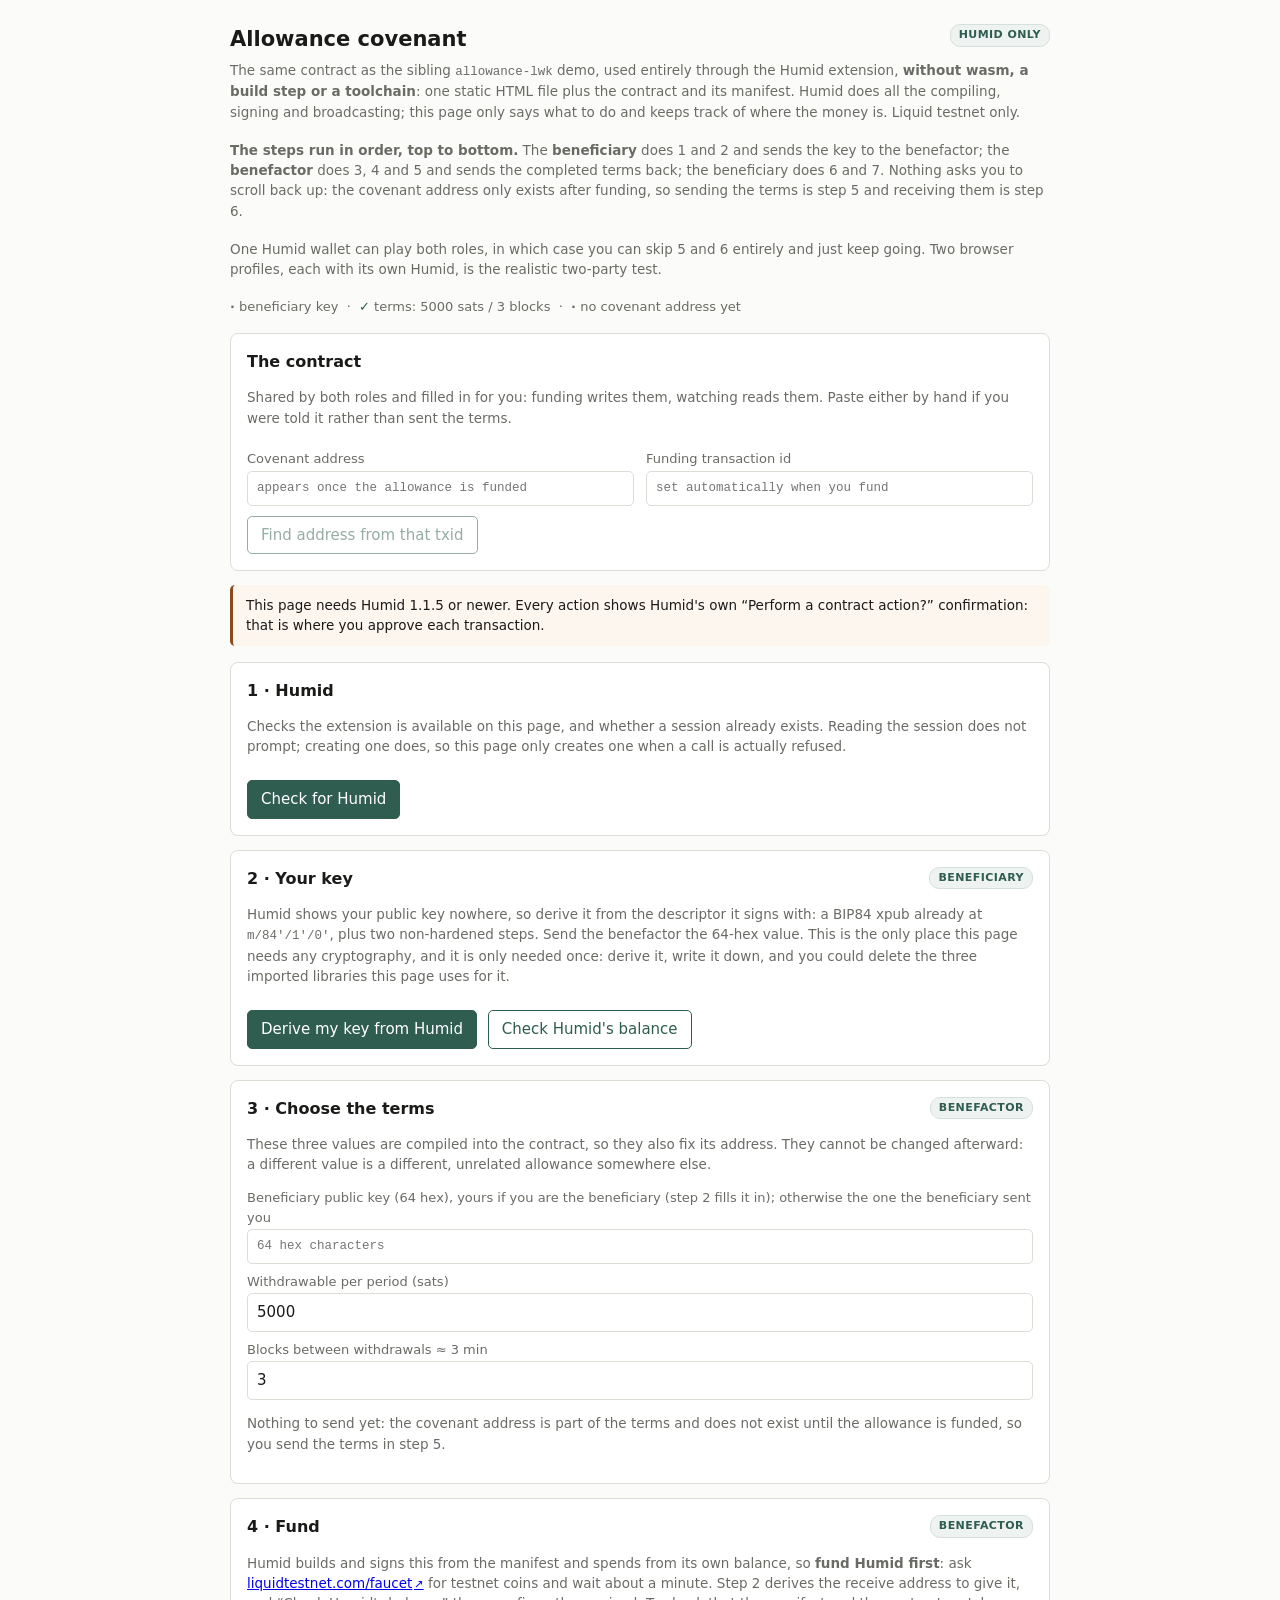
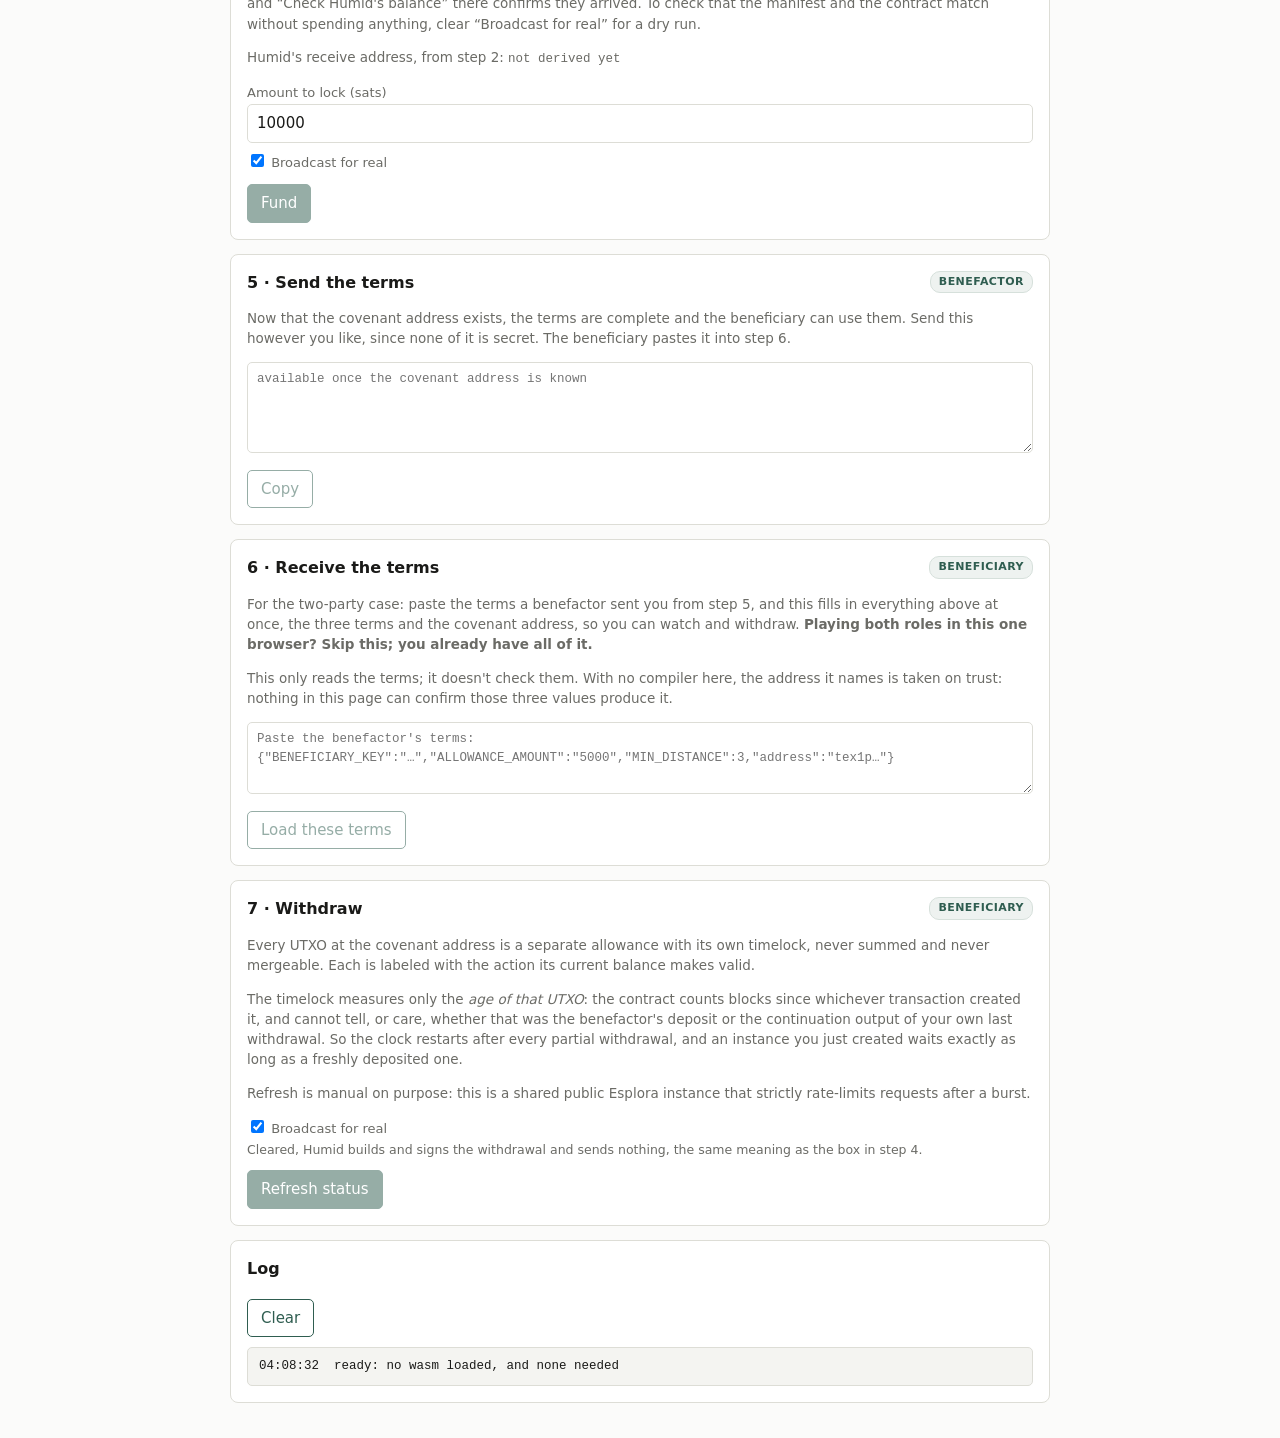
<file: allowance-web/examples/allowance-humid-only/index.html>
<!doctype html>
<html lang="en">
<head>
<meta charset="utf-8">
<meta name="viewport" content="width=device-width, initial-scale=1">
<title>Allowance covenant: Humid only, no wasm</title>
<style>
  :root { --bg:#fbfbfa; --fg:#1a1a18; --mut:#6b6b66; --line:#ddddd6; --acc:#2f5d50;
          --warn:#8a4b1e; --err:#8c2f2f; }
  * { box-sizing: border-box; }
  body { margin:0; padding-block:24px; padding-left:20px; padding-right:20px;
         background:var(--bg); color:var(--fg);
         font:15px/1.5 system-ui,-apple-system,"Segoe UI",sans-serif; }
  main { max-width:820px; margin:0 auto; }
  h1 { font-size:21px; margin:0 0 4px; }
  h2 { font-size:16px; margin:0 0 8px; }
  .sub, .note { color:var(--mut); font-size:13.5px; }
  .sub { margin:0 0 18px; }
  section { background:#fff; border:1px solid var(--line); border-radius:8px;
            padding:16px; margin-bottom:14px; }
  .tag { float:right; font-size:11px; text-transform:uppercase; letter-spacing:.04em;
         padding:2px 8px; border-radius:10px; background:#eef2f0; color:var(--acc);
         border:1px solid #d6e0db; }
  label { display:block; font-size:13px; color:var(--mut); margin:8px 0 2px; }
  input[type=text], input[type=number], textarea {
    width:100%; padding:7px 9px; font:inherit; border:1px solid var(--line);
    border-radius:5px; background:#fff; color:inherit; }
  input[type=text], textarea { font-family:ui-monospace,Menlo,monospace; font-size:12.5px; }
  textarea { resize:vertical; }
  button { font:inherit; padding:7px 13px; border-radius:5px; border:1px solid var(--acc);
           background:var(--acc); color:#fff; cursor:pointer; margin:10px 6px 0 0; }
  button.sec { background:#fff; color:var(--acc); }
  button:disabled { opacity:.5; cursor:not-allowed; }
  .out { margin-top:10px; padding:9px 11px; border-radius:5px; background:#f4f4f1;
         border:1px solid var(--line); white-space:pre-wrap; word-break:break-all;
         font-family:ui-monospace,Menlo,monospace; font-size:12.5px; }
  .out:empty { display:none; }
  .err { color:var(--err); } .warn { color:var(--warn); }
  .caution { border-left:3px solid var(--warn); background:#fdf6ef; padding:10px 13px;
             border-radius:5px; font-size:13.5px; margin:0 0 16px; }
  table { width:100%; border-collapse:collapse; margin-top:10px; font-size:13.5px; }
  th, td { text-align:left; padding:6px 8px; border-bottom:1px solid var(--line); }
  th { color:var(--mut); font-weight:600; }
  .wrap { overflow-x:auto; }
  code { font-family:ui-monospace,Menlo,monospace; font-size:12.5px; }
  [hidden] { display:none !important; }
  .hint-inline { font-size:12.5px; color:var(--mut); display:block; margin-top:3px; }
  .row2 { display:flex; flex-wrap:wrap; gap:12px; }
  .row2 > div { flex:1 1 260px; min-width:0; }
  .block { border-top:1px solid var(--line); margin-top:14px; padding-top:10px; }
  .block > strong { font-size:13.5px; }
  #state { font-size:13px; color:var(--mut); margin:0 0 16px; }
  #state b { font-weight:600; }
  #state .yes { color:var(--acc); }
  #state .no { color:var(--mut); }
  #ask { position:fixed; inset:0; z-index:50; display:flex; align-items:center;
         justify-content:center; padding:20px; background:rgba(26,26,24,.45); }
  #ask-panel { background:#fff; border:1px solid var(--line); border-radius:8px;
               padding:18px; max-width:520px; width:100%;
               box-shadow:0 10px 40px rgba(0,0,0,.18); }
  #ask-body { white-space:pre-wrap; background:#f4f4f1; border:1px solid var(--line);
              border-radius:5px; padding:10px 12px; margin:10px 0 4px;
              font-family:ui-monospace,Menlo,monospace; font-size:12.5px; }
  /* Links that open a new tab end with the usual external-link arrow. Screen readers
     announce the alternative text after the slash instead of the arrow; browsers that
     don't support it fall back to the first declaration. */
  a[target="_blank"]::after {
    content: "\2197";
    content: "\2197" / " (opens in a new tab)";
    margin-left: 0.15em;
    font-size: 0.85em;
  }
</style>
</head>
<body>
<main>

<h1>Allowance covenant <span class="tag">Humid only</span></h1>
<p class="sub">The same contract as the sibling <code>allowance-lwk</code> demo, used
entirely through the Humid extension, <strong>without wasm, a build step or a toolchain</strong>:
one static HTML file plus the contract and its manifest. Humid does all the compiling,
signing and broadcasting; this page only says what to do and keeps track of where the money
is. Liquid testnet only.</p>

<p class="sub"><strong>The steps run in order, top to bottom.</strong> The
<b>beneficiary</b> does 1 and 2 and sends the key to the benefactor; the <b>benefactor</b> does 3, 4
and 5 and sends the completed terms back; the beneficiary does 6 and 7. Nothing asks you
to scroll back up: the covenant address only exists after funding, so sending the terms
is step 5 and receiving them is step 6.</p>
<p class="sub">One Humid wallet can play both roles, in which case you can skip 5 and 6
entirely and just keep going. Two browser profiles, each with its own Humid, is the
realistic two-party test.</p>

<p id="state"></p>

<section>
  <h2>The contract</h2>
  <p class="note">Shared by both roles and filled in for you: funding writes them, watching
  reads them. Paste either by hand if you were told it rather than sent the terms.</p>
  <div class="row2">
    <div>
      <label for="address">Covenant address</label>
      <input type="text" id="address" placeholder="appears once the allowance is funded">
    </div>
    <div>
      <label for="fundtxid">Funding transaction id</label>
      <input type="text" id="fundtxid" placeholder="set automatically when you fund">
    </div>
  </div>
  <button id="findaddr" class="sec">Find address from that txid</button>
  <div class="out" id="out-terms"></div>
</section>

<div class="caution">
This page needs Humid 1.1.5 or newer. Every action shows Humid's own &ldquo;Perform a contract
action?&rdquo; confirmation: that is where you approve each transaction.
</div>

<section>
  <h2>1 &middot; Humid</h2>
  <p class="note">Checks the extension is available on this page, and whether a session
  already exists. Reading the session does not prompt; creating one does, so this page only
  creates one when a call is actually refused.</p>
  <button id="detect">Check for Humid</button>
  <div class="out" id="out-detect"></div>
</section>

<section>
  <h2>2 &middot; Your key<span class="tag">beneficiary</span></h2>
  <p class="note">Humid shows your public key nowhere, so derive it from the descriptor it
  signs with: a BIP84 xpub already at <code>m/84'/1'/0'</code>, plus two non-hardened steps.
  Send the benefactor the 64-hex value. This is the only place this page needs any
  cryptography, and it is only needed once: derive it, write it down, and you could delete
  the three imported libraries this page uses for it.</p>
  <button id="getkey">Derive my key from Humid</button>
  <button id="getbalance" class="sec">Check Humid's balance</button>
  <div class="out" id="out-key"></div>
</section>

<section>
  <h2>3 &middot; Choose the terms<span class="tag">benefactor</span></h2>
  <div>
    <p class="note">These three values are compiled into the contract, so they also fix its
    address. They cannot be changed afterward: a different value is a different, unrelated
    allowance somewhere else.</p>
    <label for="benkey">Beneficiary public key (64 hex), yours if you are the
    beneficiary (step 2 fills it in); otherwise the one the beneficiary sent you</label>
    <input type="text" id="benkey" placeholder="64 hex characters">
    <label for="allowance">Withdrawable per period (sats)</label>
    <input type="number" id="allowance" value="5000" min="1">
    <label for="mindist">Blocks between withdrawals <span id="mindist-hint"></span></label>
    <input type="number" id="mindist" value="3" min="1" max="65535">
    <p class="note">Nothing to send yet: the covenant address is part of the terms and does
    not exist until the allowance is funded, so you send the terms in step 5.</p>
  </div>
</section>

<section>
  <h2>4 &middot; Fund<span class="tag">benefactor</span></h2>
  <p class="note">Humid builds and signs this from the manifest and spends from its own
  balance, so <strong>fund Humid first</strong>: ask
  <a href="https://liquidtestnet.com/faucet" target="_blank" rel="noopener">liquidtestnet.com/faucet</a>
  for testnet coins and wait about a minute. Step 2 derives the receive address to give it,
  and &ldquo;Check Humid's balance&rdquo; there confirms they arrived. To check that the
  manifest and the contract match without spending anything, clear &ldquo;Broadcast for
  real&rdquo; for a dry run.</p>
  <p class="note">Humid's receive address, from step 2:
  <code id="receive">not derived yet</code></p>
  <label for="amount">Amount to lock (sats)</label>
  <input type="number" id="amount" value="10000" min="1">
  <label><input type="checkbox" id="broadcast" checked> Broadcast for real</label>
  <button id="fund">Fund</button>
  <div class="out" id="out-fund"></div>
</section>

<section>
  <h2>5 &middot; Send the terms<span class="tag">benefactor</span></h2>
  <p class="note">Now that the covenant address exists, the terms are complete and the
  beneficiary can use them. Send this however you like, since none of it is secret. The beneficiary pastes it
  into step 6.</p>
  <textarea id="termsout" rows="4" readonly placeholder="available once the covenant address is known"></textarea>
  <button id="copyterms" class="sec">Copy</button>
  <div class="out" id="out-handoff"></div>
</section>

<section>
  <h2>6 &middot; Receive the terms<span class="tag">beneficiary</span></h2>
  <p class="note">For the two-party case: paste the terms a benefactor sent you from
  step 5, and this fills in everything above at once, the three terms and the covenant
  address, so you can watch and withdraw. <strong>Playing both roles in this one browser?
  Skip this; you already have all of it.</strong></p>
  <p class="note">This only reads the terms; it doesn't check them. With no compiler here, the address it
  names is taken on trust: nothing in this page can confirm those three values produce it.</p>
  <textarea id="termsin" rows="3" placeholder='Paste the benefactor&apos;s terms: {"BENEFICIARY_KEY":"…","ALLOWANCE_AMOUNT":"5000","MIN_DISTANCE":3,"address":"tex1p…"}'></textarea>
  <button id="loadterms" class="sec">Load these terms</button>
  <div class="out" id="out-termsin"></div>
</section>

<section>
  <h2>7 &middot; Withdraw<span class="tag">beneficiary</span></h2>
  <p class="note">Every UTXO at the covenant address is a separate allowance with its own
  timelock, never summed and never mergeable. Each is labeled with the action its current
  balance makes valid.</p>
  <p class="note">The timelock measures only the <em>age of that UTXO</em>: the contract
  counts blocks since whichever transaction created it, and cannot tell, or care,
  whether that was the benefactor's deposit or the continuation output of your own last
  withdrawal. So the clock restarts after every partial withdrawal, and an instance you
  just created waits exactly as long as a freshly deposited one.</p>
  <p class="note">Refresh is manual on purpose: this is a shared public Esplora instance
  that strictly rate-limits requests after a burst.</p>
  <label><input type="checkbox" id="wd-broadcast" checked> Broadcast for real</label>
  <span class="hint-inline">Cleared, Humid builds and signs the withdrawal and sends nothing,
  the same meaning as the box in step 4.</span>
  <button id="refresh">Refresh status</button>
  <div class="out" id="out-status"></div>
  <div class="wrap"><table id="rows" hidden>
    <thead><tr><th>Instance</th><th>Balance</th><th>Timelock</th><th>Action</th><th></th></tr></thead>
    <tbody></tbody>
  </table></div>
  <div class="out" id="out-claim"></div>
</section>

<section>
  <h2>Log</h2>
  <button id="clear" class="sec">Clear</button>
  <div class="out" id="log"></div>
</section>

</main>

<div id="ask" hidden>
  <div id="ask-panel" role="dialog" aria-modal="true" aria-labelledby="ask-title">
    <h2 id="ask-title">Confirm this withdrawal</h2>
    <p class="note">Check the numbers before Humid signs anything. This spends a real
    testnet UTXO and cannot be undone.</p>
    <div id="ask-body"></div>
    <button id="ask-ok">Hand it to Humid</button>
    <button id="ask-cancel" class="sec">Cancel</button>
  </div>
</div>

<script type="module">
// The only dependency in this file, and only for step 2's BIP32 derivation. Everything
// else is fetch() and arithmetic. Loaded lazily so the rest of the page works offline.
const CURVES = "https://cdn.jsdelivr.net/npm/@noble/curves@1.9.7/secp256k1.js/+esm";
const HASHES = "https://cdn.jsdelivr.net/npm/@noble/hashes@1.8.0/sha2.js/+esm";
const BASE   = "https://cdn.jsdelivr.net/npm/@scure/base@1.1.1/+esm";
// ripemd160 moved between modules across @noble/hashes versions; try both.
const RIPEMD     = "https://cdn.jsdelivr.net/npm/@noble/hashes@1.8.0/legacy.js/+esm";
const RIPEMD_ALT = "https://cdn.jsdelivr.net/npm/@noble/hashes@1.8.0/ripemd160.js/+esm";

// blockstream.info is the only Liquid Esplora mirror that sends CORS headers, so a
// browser page cannot use liquid.network even though its rate limits are gentler.
const ESPLORA = "https://blockstream.info/liquidtestnet/api";
const EXPLORER = "https://blockstream.info/liquidtestnet/tx/";
const SCOPE = "bip122:a771da8e52ee6ad581ed1e9a99825e5b";   // Liquid testnet CAIP-2
const LS = "allowance-humid-only";

const $ = (id) => document.getElementById(id);
// Sets an output box's text, turning each https:// URL and each Liquid testnet address
// (tex1… or confidential tlq1…, both of which the explorer accepts) into a link that opens
// in a new tab, so following one doesn't navigate away from the page. Bare hex stays plain
// text, since it may be a key or a txid that was never broadcast.
const LINKABLE = /(https:\/\/[^\s]+|\b(?:tex1|tlq1)[02-9ac-hj-np-z]{20,}\b)/;
const setLinkedText = (el, text) => {
  el.replaceChildren();
  for (const part of String(text).split(LINKABLE)) {
    const url = part.startsWith("https://") ? part
      : /^(tex1|tlq1)/.test(part) && LINKABLE.test(part)
      ? "https://blockstream.info/liquidtestnet/address/" + part : null;
    if (!url) { el.append(part); continue; }
    const a = document.createElement("a");
    a.href = url;
    a.target = "_blank";
    a.rel = "noopener";
    a.textContent = part;
    el.append(a);
  }
};
const show = (id, text, cls) => { const e = $(id); setLinkedText(e, text); e.className = "out " + (cls || ""); };
const log = (...p) => { $("log").textContent += new Date().toISOString().slice(11,19) + "  " + p.join(" ") + "\n"; };
const hex = (b) => Array.from(b, (x) => x.toString(16).padStart(2,"0")).join("");

// Known failures, each paired with the thing to actually do about it. Humid's own
// messages say what went wrong and never what to do next, and most of these are
// one-time setup problems rather than anything about this contract.
const NEXT_STEPS = [
  [/Failed to fetch dynamically imported module/i,
   "The page couldn't load its key-derivation libraries from cdn.jsdelivr.net. Allow that " +
   "host for this page, for example by turning off a content blocker for localhost, and " +
   "try again."],
  [/unlock the wallet/i,
   "Humid is locked. Open it: click the puzzle-piece Extensions button at the top right " +
   "of the browser, then Humid (pin it there to save a click next time). Enter your " +
   "password, and try again. Humid re-locks itself after a while, so expect this " +
   "occasionally rather than once."],
  [/window\.humid is missing/i,
   "If you loaded, enabled or reloaded Humid after opening this page, reload the page: " +
   "the browser adds the extension only to pages loaded after it. Otherwise, check the " +
   "extension is enabled at chrome://extensions, that this page is served over " +
   "http:// rather than opened as a file://, and that you are in the Chromium profile " +
   "Humid is installed in."],
  [/would inherit that wait/i,
   "Humid sets aside a fee based on its current fee estimate, and that's more than this " +
   "withdrawal can spare from the instance: the allowance amount for a partial withdrawal, " +
   "or the whole balance for a full one. Humid would need a coin of its own to make up the " +
   "difference, and the contract allows only one input. Testnet fee estimates sometimes spike, " +
   "so wait a while and try again. Locking a whole multiple of the allowance keeps the last " +
   "withdrawal at a full allowance, not a smaller remainder that's more exposed to this."],
  [/time-lock the outputs funding it|pays nothing, so there is nothing to build/i,
   "This Humid is older than 1.1.5, which can't build this contract's withdrawals. " +
   "Install Humid 1.1.5 or newer, then reload this page."],
  [/is neither a parameter nor an argument/i,
   "Usually a request-shape problem rather than a manifest one: `instance` has to be " +
   "double-nested as {instance:{fields:{…}}} inside the instance field. This page does " +
   "that already, so if you see it here the manifest and the action's parameters have " +
   "genuinely diverged."],
  [/insufficient funds|shortfall|nothing funding it/i,
   "Humid's own wallet is short of testnet LBTC. Copy a receive address from the " +
   "extension and top it up at https://liquidtestnet.com/faucet, then wait about a minute."],
  [/user rejected|denied/i,
   "The request was declined in the extension's popup. Nothing was sent."],
  [/no handler for method/i,
   "Chain methods have to go through wallet_invokeMethod inside a session; a bare method " +
   "name is not callable on the injected provider."],
];

// A Humid refusal throws, carrying reject/reason in the error data: that pair is the
// actual diagnosis, so dig it out rather than printing "[object Object]".
function errText(e) {
  if (e == null) return "(no error object)";
  if (typeof e === "string") return e;
  const d = (e.data && typeof e.data === "object") ? e.data : e;
  let s = e.message || JSON.stringify(e);
  if (d.reject) s += "\n  reject: " + d.reject;
  if (d.reason) s += "\n  reason: " + d.reason;

  const hit = NEXT_STEPS.find(([re]) => re.test(s));
  return hit ? s + "\n\n→ " + hit[1] : s;
}

// ---- Humid RPC -------------------------------------------------------------
// The injected provider exposes only CAIP-25/27 session methods; every chain method
// goes through wallet_invokeMethod. wallet_createSession ALWAYS shows a connect prompt
// and revokes any existing session first, so never call it speculatively: try the
// invocation, and only establish a session if it is actually refused.
let sessionId = null;

const ask = (method, params) => {
  if (!window.humid) throw new Error(
    "window.humid is missing. Humid is not installed, not enabled, or can't reach this page. " +
    "Serve this page over http://, not file://.");
  return window.humid.request({ method, params });
};

const unauthorized = (e) =>
  /no active session|not authorized|unauthorized|createSession/i.test((e && (e.message || e.reason) || "") + "");

async function invoke(method, params) {
  const call = () => ask("wallet_invokeMethod", {
    scope: SCOPE, ...(sessionId ? { sessionId } : {}), request: { method, params },
  });
  try {
    return await call();
  } catch (e) {
    if (!unauthorized(e)) throw e;
    log("no usable session, asking Humid to connect");
    // Request every method this page uses: Humid authorizes a session for exactly the
    // methods it was created with, so a narrower session would need a second prompt.
    const s = await ask("wallet_createSession", {
      requiredScopes: { [SCOPE]: {
        methods: ["getBalance", "getWalletDescriptor", "processConfidentialTransaction"],
        notifications: [] } },
    });
    sessionId = (s && s.sessionId) || sessionId;
    return call();
  }
}

// Humid wants the manifest and the contract source handed to it on every call; it never
// fetches either itself. The key must match the source path the manifest names.
async function act(action, extra) {
  const [manifest, source] = await Promise.all([
    fetch("./txmanifest.json").then((r) => r.json()),
    fetch("./allowance.simf").then((r) => r.text()),
  ]);
  return invoke("processConfidentialTransaction", {
    manifest, contractSources: { "./allowance.simf": source }, action, ...extra,
  });
}

// ---- terms -----------------------------------------------------------------
const terms = () => {
  const k = $("benkey").value.trim().toLowerCase();
  if (!/^[0-9a-f]{64}$/.test(k)) throw new Error("Beneficiary key must be exactly 64 hex characters.");
  const a = $("allowance").value.trim(), d = Number($("mindist").value);
  if (!(Number(a) > 0)) throw new Error("Allowance must be above zero.");
  if (!Number.isInteger(d) || d < 1 || d > 65535) throw new Error("Blocks must be 1..65535.");
  return { BENEFICIARY_KEY: k, ALLOWANCE_AMOUNT: a, MIN_DISTANCE: d };
};

// A single line of state, so you can tell at a glance what this page has and what it is
// still missing; the page is otherwise five boxes with no overview.
// The handoff blob only makes sense once the address exists, so build it from state
// rather than from a button press, and leave it empty until it is usable.
function syncHandoff() {
  const addr = $("address").value.trim();
  const key = $("benkey").value.trim().toLowerCase();
  const ready = addr && /^[0-9a-f]{64}$/.test(key);
  $("termsout").value = ready ? JSON.stringify({
    BENEFICIARY_KEY: key,
    ALLOWANCE_AMOUNT: $("allowance").value.trim(),
    MIN_DISTANCE: Number($("mindist").value),
    address: addr,
  }) : "";
  $("copyterms").disabled = !ready;
  $("copyterms").title = ready ? "" : addr
    ? "Set a valid beneficiary key in step 3 first."
    : "No covenant address yet. Fund the allowance in step 4.";
}

// Buttons whose prerequisites do not hold should say so rather than fail on click.
function syncButtons() {
  const txid = /^[0-9a-f]{64}$/.test($("fundtxid").value.trim());
  const addr = !!$("address").value.trim();
  const key = /^[0-9a-f]{64}$/.test($("benkey").value.trim().toLowerCase());
  const pasted = !!$("termsin").value.trim();
  $("loadterms").disabled = !pasted;
  $("loadterms").title = pasted
    ? ""
    : "Nothing pasted. This loads the terms a benefactor sends, and is unnecessary if you " +
      "are both parties in this browser.";
  $("findaddr").disabled = !txid;
  $("findaddr").title = txid ? "" : "No funding transaction id yet.";
  $("fund").disabled = !key;
  $("fund").title = key ? "" : "Set a valid beneficiary public key in step 3 first.";
  $("refresh").disabled = !addr && !txid;
  $("refresh").title = addr
    ? ""
    : txid
    ? "No address yet, but the funding txid is known, so this will look it up first."
    : "No covenant address yet. Fund it, or paste one into the contract box at the top.";
}

function syncState() {
  syncHandoff();
  syncButtons();
  const bits = [];
  const mark = (ok, label) => `<b class="${ok ? "yes" : "no"}">${ok ? "✓" : "·"}</b> ${label}`;
  const key = /^[0-9a-f]{64}$/.test($("benkey").value.trim().toLowerCase());
  const addr = !!$("address").value.trim();
  const txid = /^[0-9a-f]{64}$/.test($("fundtxid").value.trim());
  bits.push(mark(key, "beneficiary key"));
  bits.push(mark(true, `terms: ${$("allowance").value || "?"} sats / ${$("mindist").value || "?"} blocks`));
  bits.push(mark(addr, addr ? "covenant address" : "no covenant address yet"));
  if (txid && !addr) bits.push(mark(false, "funding txid known, looking up address"));
  $("state").innerHTML = bits.join(" &nbsp;·&nbsp; ");
}

const save = () => {
  try {
    localStorage.setItem(LS, JSON.stringify({
      benkey: $("benkey").value, allowance: $("allowance").value,
      mindist: $("mindist").value, address: $("address").value,
      fundtxid: $("fundtxid").value, amount: $("amount").value,
    }));
  } catch { /* private window */ }
  syncState();
};

const restore = () => {
  try {
    const v = JSON.parse(localStorage.getItem(LS) || "null");
    if (!v) return;
    for (const k of ["benkey","allowance","mindist","address","fundtxid","amount"]) {
      if (v[k]) $(k).value = v[k];
    }
  } catch { /* ignore */ }
};

// Liquid blocks are ~1 minute and low-variance, so this translation is honest.
const asTime = (b) => b < 90 ? `${b} min` : b < 2880 ? `${(b/60).toFixed(1)} hours` : `${(b/1440).toFixed(1)} days`;
const hint = () => { const d = Number($("mindist").value); $("mindist-hint").textContent = d > 0 ? `≈ ${asTime(d)}` : ""; };
for (const id of ["benkey","allowance","mindist","address","fundtxid","amount"]) {
  $(id).addEventListener("input", () => { hint(); save(); });
}
// Not persisted, but it gates its own button, so keep that in step.
$("termsin").addEventListener("input", syncButtons);

$("copyterms").onclick = async () => {
  const blob = $("termsout").value;
  if (!blob) { show("out-handoff", "Nothing to copy yet.", "warn"); return; }
  try {
    await navigator.clipboard.writeText(blob);
    show("out-handoff", "Copied. Send it to the beneficiary however you like.");
  } catch {
    show("out-handoff", "The clipboard refused; select the text above and copy it by hand.", "warn");
  }
};

$("loadterms").onclick = () => {
  try {
    const v = JSON.parse($("termsin").value.trim());
    if (v.BENEFICIARY_KEY) $("benkey").value = String(v.BENEFICIARY_KEY).toLowerCase();
    if (v.ALLOWANCE_AMOUNT) $("allowance").value = String(v.ALLOWANCE_AMOUNT);
    if (v.MIN_DISTANCE) $("mindist").value = String(v.MIN_DISTANCE);
    if (v.address) $("address").value = String(v.address);
    hint(); save();
    // Without a compiler this page cannot check that these terms produce this address,
    // it is taken on the benefactor's word. The lwk_wasm sibling demo re-derives and
    // verifies it, which is the one thing dropping the wasm actually costs.
    const addr = $("address").value.trim();
    if (!addr) {
      show("out-termsin",
        "Loaded, but these terms carry no covenant address, so there is nothing to " +
        "watch yet. The benefactor has to fund the allowance first and then re-send the " +
        "terms from step 5.", "err");
      return;
    }

    show("out-termsin",
      "Loaded:\n" +
      "  allowance: " + $("allowance").value + " sats every " + $("mindist").value + " blocks\n" +
      "  address:   " + addr + "\n\n" +
      "Loading the instances at that address now. (The address is taken on trust: with no " +
      "compiler here, nothing in this page can confirm these three values produce it.)");
    // Chain straight into the indexer, so unpacking terms visibly does something rather
    // than just filling fields in a box further up the page.
    $("refresh").click();
  } catch (e) { show("out-termsin", "Could not read that: " + errText(e), "err"); }
};

// ---- step 1: detect --------------------------------------------------------
$("detect").onclick = async () => {
  show("out-detect", "Looking…");
  try {
    const s = await ask("wallet_getSession", {});          // read-only, never prompts
    const scopes = Object.keys((s && s.sessionScopes) || {});
    show("out-detect", "Humid is available on this page.\nauthorized session: " +
      (scopes.length ? "yes: " + scopes.join(", ") : "none yet, it will ask on first use"));
    log("humid detected");
  } catch (e) { show("out-detect", errText(e), "err"); }
};

// ---- step 2: derive the beneficiary key ------------------------------------
$("getkey").onclick = async () => {
  show("out-key", "Asking Humid for its descriptor…");
  try {
    const res = await invoke("getWalletDescriptor", {
      descriptorType: "publicWalletDescriptor",
      descriptorFormat: [{ format: "bip380-split-branches" }],
    });
    const ext = ((res && res.descriptors && res.descriptors[0] &&
                  res.descriptors[0].branchDescriptors) || []).find((b) => b.branch === "external");
    if (!ext) throw new Error("no external branch in the descriptor response");
    const m = /\]([tx]pub[1-9A-HJ-NP-Za-km-z]+)\//.exec(ext.descriptor);
    if (!m) throw new Error("no xpub inside the descriptor string");

    const [{ secp256k1 }, { sha256 }, { base58check }] =
      await Promise.all([import(CURVES), import(HASHES), import(BASE)]);
    const raw = base58check(sha256).decode(m[1]);
    if (raw.length !== 78) throw new Error(`xpub decoded to ${raw.length} bytes, expected 78`);

    const big = (b) => b.reduce((n, x) => (n << 8n) | BigInt(x), 0n);
    const ckd = async (pub, cc, i) => {
      const d = new Uint8Array(37); d.set(pub, 0); new DataView(d.buffer).setUint32(33, i, false);
      const key = await crypto.subtle.importKey("raw", cc, { name:"HMAC", hash:"SHA-512" }, false, ["sign"]);
      const I = new Uint8Array(await crypto.subtle.sign("HMAC", key, d));
      const p = secp256k1.ProjectivePoint.BASE.multiply(big(I.slice(0,32)))
        .add(secp256k1.ProjectivePoint.fromHex(hex(pub)));
      return { pub: p.toRawBytes(true), cc: I.slice(32,64) };
    };
    // xpub is at m/84'/1'/0'; add external chain (0) then first address (0).
    const chain = await ckd(raw.slice(45,78), raw.slice(13,45), 0);
    const first = await ckd(chain.pub, chain.cc, 0);
    const xonly = hex(first.pub.slice(1));            // drop the parity byte

    $("benkey").value = xonly; save(); hint();

    // Humid exposes no getAddress method, so derive its first receive address from the
    // same descriptor: P2WPKH of HASH160(pubkey), bech32, witness v0, so bech32 and not
    // the bech32m used for the taproot covenant, with Liquid testnet's "tex" HRP.
    let receive = null;
    try {
      const { sha256: sha } = await import(HASHES);
      const { ripemd160 } = await import(RIPEMD).catch(() => import(RIPEMD_ALT));
      const { bech32 } = await import(BASE);
      receive = bech32.encode("tex", [0, ...bech32.toWords(ripemd160(sha(first.pub)))]);
      $("receive").textContent = receive;
      log("derived receive address", receive);
    } catch (e) {
      log("receive-address derivation unavailable:", errText(e));
    }

    show("out-key",
      "The key Humid signs with. Give this to the benefactor:\n" + xonly +
      (receive
        ? "\n\nHumid's first receive address, derived from the same descriptor:\n" + receive +
          "\n\nPaste that into https://liquidtestnet.com/faucet to fund the wallet, then " +
          "press \"Check Humid's balance\". Humid's own receive screen may show the " +
          "confidential (tlq1…) form of the same wallet instead; both are yours and the " +
          "faucet takes either. If a faucet payment never shows up, use the address from " +
          "Humid's own screen."
        : "") +
      "\n\nraw descriptor, so the derivation is checkable rather than trusted:\n" + ext.descriptor);
    log("derived beneficiary key", xonly);
  } catch (e) { show("out-key", errText(e), "err"); }
};

// ---- reading the covenant address straight out of the raw transaction -----
// Humid hands back the full transactionHex, so the address can be had immediately
// rather than waiting for Esplora to index anything. No Elements parser is needed: a
// taproot scriptPubKey is the fixed 34-byte pattern 22·5120·<32 bytes> in the raw hex,
// and nothing else in a Fund transaction looks like that; Humid's own change output is
// BIP84 P2WPKH (0014·<20 bytes>). bech32m comes from @scure/base, already imported
// for the xpub, so this costs no new dependency.
//
// It is a scan, not a parse, so treat it as provisional: if more than one candidate
// turns up it guesses nothing, and whatever it produces is cross-checked against
// Esplora once the transaction is indexed.
const TAPROOT_IN_HEX = /22(5120[0-9a-f]{64})/g;

async function addressFromTransactionHex(txHex) {
  const seen = new Set();
  for (const m of String(txHex).toLowerCase().matchAll(TAPROOT_IN_HEX)) seen.add(m[1]);
  if (seen.size !== 1) return null;            // zero or ambiguous: do not guess

  const script = [...seen][0];                  // 5120 + 32-byte witness program
  const program = Uint8Array.from(script.slice(4).match(/../g).map((h) => parseInt(h, 16)));
  const { bech32m } = await import(BASE);
  // Liquid testnet unconfidential segwit HRP is "tex"; witness v1 uses bech32m.
  return bech32m.encode("tex", [1, ...bech32m.toWords(program)]);
}

// ---- finding the covenant address from the chain --------------------------
// With no compiler here the address has to be recognized in the funding transaction.
//
// Never identify it by position. Confidential transactions deliberately randomize output
// order, so "output 0 is the covenant" is wrong by design rather than merely fragile,
// and this page did not build the transaction, Humid did. Identify it by shape instead: the
// covenant is pay-to-taproot, while Humid's own change is BIP84 P2WPKH. If that is
// ambiguous, fall back to the funded amount; if that is ambiguous too, give up and say
// so rather than watch an address that might be someone's change.
function covenantAddressFrom(tx, expectedSats) {
  const outs = (tx && tx.vout) || [];
  const taproot = outs.filter((o) => o.scriptpubkey_type === "v1_p2tr" && o.scriptpubkey_address);
  if (taproot.length === 1) return taproot[0].scriptpubkey_address;

  const byAmount = (list) => expectedSats
    ? list.find((o) => String(o.value) === String(expectedSats))
    : undefined;

  const m = byAmount(taproot) || byAmount(outs.filter((o) => o.scriptpubkey_address));
  return (m && m.scriptpubkey_address) || null;
}

async function findAddress(quiet) {
  const txid = $("fundtxid").value.trim();
  if (!/^[0-9a-f]{64}$/.test(txid)) throw new Error("Need a funding transaction id first.");
  const res = await fetch(`${ESPLORA}/tx/${txid}`);
  if (!res.ok) {
    // A freshly broadcast transaction is not in the index for a few seconds.
    throw new Error(`Esplora does not have that transaction yet (HTTP ${res.status}). ` +
      `It usually appears within a minute of broadcasting. Press ` +
      `"Find address from that txid" again, or it will be picked up automatically.`);
  }
  const addr = covenantAddressFrom(await res.json(), $("amount").value.trim());
  if (!addr) {
    throw new Error(
      "Could not tell which output is the covenant. Output order is randomized, so this " +
      "page identifies it by shape (pay-to-taproot) and then by amount. If neither is " +
      "decisive it will not guess. Paste the covenant address into the box at the top of " +
      "the page by hand, or " +
      "read it off the explorer for " + txid + "."
    );
  }
  $("address").value = addr; save();
  if (!quiet) show("out-terms", "Covenant address, read from the funding transaction:\n" + addr);
  log("covenant address", addr);
  return addr;
}

// Esplora indexes a new transaction within seconds to a minute, so retry on a short
// ramp rather than once. Stops as soon as it succeeds.
function findAddressSoon(delays = [4000, 12000, 30000, 60000]) {
  let i = 0;
  const attempt = async () => {
    if ($("address").value.trim()) return;                 // already known
    try {
      await findAddress(true);
      show("out-fund", $("out-fund").textContent +
        "\n\ncovenant address found: " + $("address").value);
    } catch {
      if (i < delays.length) setTimeout(attempt, delays[i++]);
      else show("out-fund", $("out-fund").textContent +
        "\n\nStill could not read the address back. Press \"Find address from that txid\" " +
        "at the top of the page once the transaction shows on the explorer.", "warn");
    }
  };
  setTimeout(attempt, delays[i++]);
}

// A scan is not a parse, so confirm it once the chain can answer. A mismatch means the
// scan picked the wrong output and the page would otherwise watch the wrong address.
function verifyAddressAgainstChain(claimed, delays = [8000, 25000, 60000]) {
  let i = 0;
  const attempt = async () => {
    try {
      const txid = $("fundtxid").value.trim();
      const res = await fetch(`${ESPLORA}/tx/${txid}`);
      if (!res.ok) throw new Error("not indexed yet");
      const onChain = covenantAddressFrom(await res.json(), $("amount").value.trim());
      if (onChain && onChain !== claimed) {
        $("address").value = onChain; save();
        show("out-terms",
          "The address read out of the raw transaction disagreed with the chain, so it has " +
          "been corrected:\n  from transaction: " + claimed + "\n  from Esplora:      " +
          onChain + "\nUse the second one.", "warn");
        log("address corrected from chain:", claimed, "->", onChain);
      } else if (onChain) {
        log("covenant address confirmed against the chain");
      }
    } catch {
      if (i < delays.length) setTimeout(attempt, delays[i++]);
    }
  };
  setTimeout(attempt, delays[i++]);
}

$("findaddr").onclick = async () => {
  show("out-terms", "Looking up the funding transaction…");
  try { await findAddress(false); }
  catch (e) { show("out-terms", errText(e), "warn"); }
};

$("getbalance").onclick = async () => {
  show("out-key", "Asking Humid for its balance…");
  try {
    // Omitting assetId asks for the policy asset (tLBTC). This carries its own
    // "Share Liquid balance?" confirmation, separate from the transaction one.
    const r = await invoke("getBalance", {});
    const sats = r && r.balance;
    show("out-key",
      "Humid's balance: " + sats + " sats" +
      (String(sats) === "0"
        ? "\n\nEmpty. Fund it at https://liquidtestnet.com/faucet using the receive address " +
          "above, then wait about a minute and check again."
        : "") +
      "\n\nfull response:\n" + JSON.stringify(r, null, 2),
      String(sats) === "0" ? "warn" : "");
    log("humid balance", String(sats));
  } catch (e) {
    show("out-key", errText(e), "err");
  }
};

// ---- step 4: fund ----------------------------------------------------------
$("fund").onclick = async () => {
  const btn = $("fund"); if (btn.disabled) return; btn.disabled = true;
  try {
    const t = terms();
    const amount = $("amount").value.trim();
    const bcast = $("broadcast").checked;
    if (!(Number(amount) > 0)) throw new Error("Enter an amount above zero.");

    show("out-fund", "Passing Fund to Humid. Confirm it in the extension…");
    const r = await act("Fund", {
      params: { ...t, MIN_DISTANCE: String(t.MIN_DISTANCE), amount_sat: amount },
      broadcast: bcast,
    });

    // Response is {broadcast, feeSats (a STRING), transactionHex, txid, deployment?}.
    // deployment carries the instance fields Humid computed, for actions with a
    // create_instance block, i.e. Fund.
    let note = "";
    if (r && r.txid && r.broadcast) {
      // Keep the txid: it is the only way to recover the covenant address later, and
      // losing it on a page reload leaves the allowance unfindable from here.
      $("fundtxid").value = r.txid; save();

      // The raw transaction is already in hand, so read the address out of it now.
      let local = null;
      try { local = r.transactionHex ? await addressFromTransactionHex(r.transactionHex) : null; }
      catch (e) { log("local address extraction failed:", errText(e)); }

      if (local) {
        $("address").value = local; save();
        note = "\n\ncovenant address, read from the transaction:\n" + local +
               "\n\nYou can send the terms to the beneficiary now. Instances will not appear " +
               "below until Esplora indexes the transaction, usually within a minute.";
        log("covenant address from transactionHex", local);
        verifyAddressAgainstChain(local);
      } else {
        note = "\n\nCould not read the address out of the raw transaction, so this page will " +
               "ask Esplora instead, which needs a few seconds of indexing and will keep " +
               "trying for about a minute. No need to reload.";
        findAddressSoon();
      }
    }
    show("out-fund",
      (r && r.broadcast ? "Humid broadcast it." : "Dry run: built and signed, nothing sent.") +
      (r && r.txid ? "\ntxid: " + r.txid + (r.broadcast ? "\n" + EXPLORER + r.txid : " (what it would be)") : "") +
      (r && r.feeSats ? "\nfee: " + r.feeSats + " sats" : "") +
      (r && r.deployment ? "\n\ninstance Humid recorded:\n" +
        Object.entries(r.deployment).map(([k,v]) => "  " + k + " = " + v).join("\n") : "") +
      note + "\n\nfull response:\n" + JSON.stringify(r, null, 2));
    log("Fund:", (r && r.broadcast ? "broadcast " : "dry run ") + ((r && r.txid) || "no txid"));
  } catch (e) {
    show("out-fund", errText(e), "err"); log("Fund failed:", errText(e));
  } finally { btn.disabled = false; }
};

// ---- step 7: the indexer (no wallet, no wasm, just the chain) --------------
let rows = [];

// Watching only needs the address and the two numbers; the beneficiary key is used to
// *spend*, not to read, so do not make refreshing fail for want of it.
function watchTerms() {
  const a = $("allowance").value.trim(), d = Number($("mindist").value);
  if (!(Number(a) > 0)) throw new Error("Set the allowance amount first.");
  if (!Number.isInteger(d) || d < 1) throw new Error("Set the blocks-between-withdrawals first.");
  return { ALLOWANCE_AMOUNT: a, MIN_DISTANCE: d };
}

async function load() {
  const t = watchTerms();
  const addr = $("address").value.trim();
  if (!addr) throw new Error("No covenant address yet. Fund it, or paste the address you were sent.");
  const [utxos, tip] = await Promise.all([
    fetch(`${ESPLORA}/address/${addr}/utxo`).then((r) => r.json()),
    fetch(`${ESPLORA}/blocks/tip/height`).then((r) => r.text()),
  ]);
  const height = parseInt(tip, 10);
  return utxos.map((u) => {
    const confirmed = !!(u.status && u.status.confirmed);
    const depth = confirmed ? height - u.status.block_height + 1 : 0;
    // A confidential output at this address carries `valuecommitment` and no `value`.
    // Nobody can spend it, but it must not take the whole listing down either: without
    // this guard BigInt(undefined) throws and hides every legitimate instance here too.
    const blinded = u.value === undefined || u.value === null;
    const value = blinded ? 0n : BigInt(u.value);
    return {
      txid: u.txid, vout: u.vout, value, blinded, confirmed, depth,
      left: Math.max(0, t.MIN_DISTANCE - depth),
      ready: !blinded && confirmed && depth >= t.MIN_DISTANCE,
      // Which action the current balance makes valid: the contract decides this by
      // comparing its own balance to ALLOWANCE_AMOUNT, so the caller must match it.
      action: blinded ? "none" : value <= BigInt(t.ALLOWANCE_AMOUNT) ? "FullWithdraw" : "PartialWithdraw",
    };
  }).sort((a, b) => Number(b.value - a.value));
}

function render() {
  const tb = $("rows").querySelector("tbody");
  tb.textContent = "";
  for (const r of rows) {
    const key = `${r.txid}:${r.vout}`;
    const spent = spentPending.has(key);
    const tr = document.createElement("tr");
    const cell = (s) => { const td = document.createElement("td"); td.textContent = s; return td; };
    tr.append(cell(r.txid.slice(0,12) + "…:" + r.vout));
    tr.append(cell(r.blinded ? "blinded" : r.value + " sats"));
    tr.append(cell(spent
      ? "spent, awaiting confirmation"
      : r.blinded ? "unspendable, confidential output"
      : !r.confirmed ? "unconfirmed" : r.ready ? "ready" : `${r.left} blocks, ~${asTime(r.left)}`));
    tr.append(cell(r.action));
    const td = document.createElement("td");
    const b = document.createElement("button");
    // "Waiting" collapsed two different chain states. Name them: an instance is either
    // not yet confirmed, or confirmed but not yet old enough for BIP68.
    b.textContent = spent
      ? "Spent"
      : r.blinded ? "Unspendable"
      : r.ready ? "Claim" : !r.confirmed ? "Unconfirmed" : "Timelocked";
    b.disabled = spent || !r.ready || claiming;
    b.title = spent
      ? "A spend of this instance has been broadcast. It will disappear from this list " +
        "once the chain catches up; if a partial withdrawal, its continuation appears instead."
      : r.blinded
      ? "This is a confidential output. The contract's only spending path reads its own " +
        "asset and amount directly, which works on an explicit output only, so these " +
        "funds cannot be withdrawn by anyone. Fund the address with an explicit output."
      : r.ready
      ? ""
      : !r.confirmed
      ? "The transaction that created this instance has not confirmed yet. Nothing can " +
        "spend it until it does."
      : `BIP68: ${r.left} more block${r.left === 1 ? "" : "s"} must pass since the block ` +
        `that created this instance before the network will relay a spend of it.`;
    b.onclick = () => claim(r);
    td.append(b); tr.append(td); tb.append(tr);
  }
  $("rows").hidden = rows.length === 0;
}

$("refresh").onclick = async () => {
  show("out-status", "Querying Esplora…");
  try {
    // A known txid but no address means the lookup has not succeeded yet; try it now
    // rather than reporting "no address" and making the user work it out.
    if (!$("address").value.trim() && /^[0-9a-f]{64}$/.test($("fundtxid").value.trim())) {
      await findAddress(true);
    }
    rows = await load();
    render();
    const total = rows.reduce((n, r) => n + r.value, 0n);
    const blind = rows.filter((r) => r.blinded).length;
    show("out-status", rows.length
      ? `${rows.length} instance(s) holding ${total} sats in total: separate allowances, each with its own timelock.`
        + (blind ? ` ${blind} confidential output(s) here cannot be spent and are not counted.` : "")
      : "Nothing at that address yet. If you just funded it, wait about a minute.");
  } catch (e) { show("out-status", errText(e), "err"); }
};

// ---- claim -----------------------------------------------------------------
// Assigned once, routing to whichever claim is waiting. Re-registering per dialog is
// how one click ends up firing several claims.
let pendingAsk = null;

function settleAsk(answer) {
  const resolve = pendingAsk;
  pendingAsk = null;
  $("ask").hidden = true;
  $("ask-body").textContent = "";
  if (resolve) resolve(answer);
}

$("ask-ok").onclick = () => settleAsk(true);
$("ask-cancel").onclick = () => settleAsk(false);
document.addEventListener("keydown", (e) => {
  if (e.key === "Escape" && pendingAsk) settleAsk(false);
});

function askConfirm(text) {
  if (pendingAsk) return Promise.resolve(false);
  $("ask-body").textContent = text;
  $("ask").hidden = false;
  $("ask-ok").focus();
  return new Promise((resolve) => { pendingAsk = resolve; });
}

let claiming = false;
// Outpoints we have broadcast a spend for. Esplora still reports them unspent for a
// while, so without this the row we just spent redraws as claimable.
const spentPending = new Set();

async function claim(r) {
  if (claiming) { show("out-claim", "One withdrawal at a time: two spends of the same instance collide.", "warn"); return; }
  const dry = !$("wd-broadcast").checked;
  const extra = r.action === "FullWithdraw"
    ? "\n\nThis closes the allowance." : "";
  show("out-claim", "Waiting for you to confirm…");
  const ok = await askConfirm(
    `action:    ${r.action}\n` +
    `spending:  ${r.txid}:${r.vout}\n` +
    `balance:   ${r.value} sats\n\n` +
    `Humid builds and signs this from the manifest and pays the withdrawal into your own ` +
    `Humid wallet (as its change), then shows its own confirmation with the real amounts.` +
    (dry ? `\n\nDRY RUN: broadcast:false, so nothing will be sent.` : "") + extra);
  if (!ok) { show("out-claim", "Canceled. Nothing was sent to Humid."); return; }

  claiming = true;
  render();        // repaint with every button disabled, not just this one
  show("out-claim", `Passing ${r.action} to Humid. Confirm it in the extension…`);
  try {
    const t = terms();
    const res = await act(r.action, {
      params: {},
      // Double-nested on purpose: normaliseInstance() reads raw.instance.fields, not
      // raw.fields. Single-nesting fails silently and resurfaces later as
      // "X is neither a parameter nor an argument of this action".
      instance: { instance: { fields: { ...t, MIN_DISTANCE: String(t.MIN_DISTANCE) } } },
      // state is single-level, unlike instance. Humid re-derives amount and asset from
      // the chain rather than trusting anything this page claims.
      state: { utxos: [{ txid: r.txid, vout: r.vout, utxo_type: "allowance" }] },
      broadcast: !dry,
    });
    const sent = !!(res && res.broadcast);
    if (sent) {
      spentPending.add(`${r.txid}:${r.vout}`);
      // Reconcile against the chain once, after a block, rather than polling.
      setTimeout(() => { $("refresh").click(); }, 60000);
    }
    show("out-claim",
      (sent ? `${r.action} broadcast by Humid.` : `${r.action} built and signed, not sent.`) +
      (res && res.txid ? "\ntxid: " + res.txid + (sent ? "\n" + EXPLORER + res.txid : "") : "") +
      (res && res.feeSats ? "\nfee: " + res.feeSats + " sats" : "") +
      (sent && r.action === "PartialWithdraw"
        ? "\n\nThe remainder went back to the same covenant address as a new instance. It " +
          "will show above once this transaction confirms, starting its timelock again from " +
          "that block: the contract measures the new UTXO's age, not the original deposit's."
        : sent
        ? "\n\nThat was the whole remaining balance, so this allowance is closed."
        : "") +
      "\n\nfull response:\n" + JSON.stringify(res, null, 2));
    log(r.action + ":", (sent ? "broadcast " : "dry run ") + ((res && res.txid) || "no txid"));
  } catch (e) {
    const msg = errText(e);
    // A same-feerate replacement rejection means an earlier attempt already reached the
    // mempool, so the withdrawal probably succeeded.
    const dup = /rejecting replacement|insufficient fee/i.test(msg);
    show("out-claim", (dup
      ? "Rejected as a replacement: an earlier attempt probably already succeeded. Check the explorer.\n\n"
      : "") + msg, dup ? "warn" : "err");
    log(r.action + " failed:", msg);
  } finally {
    claiming = false;
    render();
  }
}

$("clear").onclick = () => { $("log").textContent = ""; };

restore(); hint(); syncState();

// A reload should resume, not forget: if we know the funding txid but not yet the
// address, go and find it.
if (!$("address").value.trim() && /^[0-9a-f]{64}$/.test($("fundtxid").value.trim())) {
  log("have a funding txid but no address, looking it up");
  findAddressSoon([0, 5000, 15000]);
}

log("ready: no wasm loaded, and none needed");
</script>
</body>
</html>
</file>
